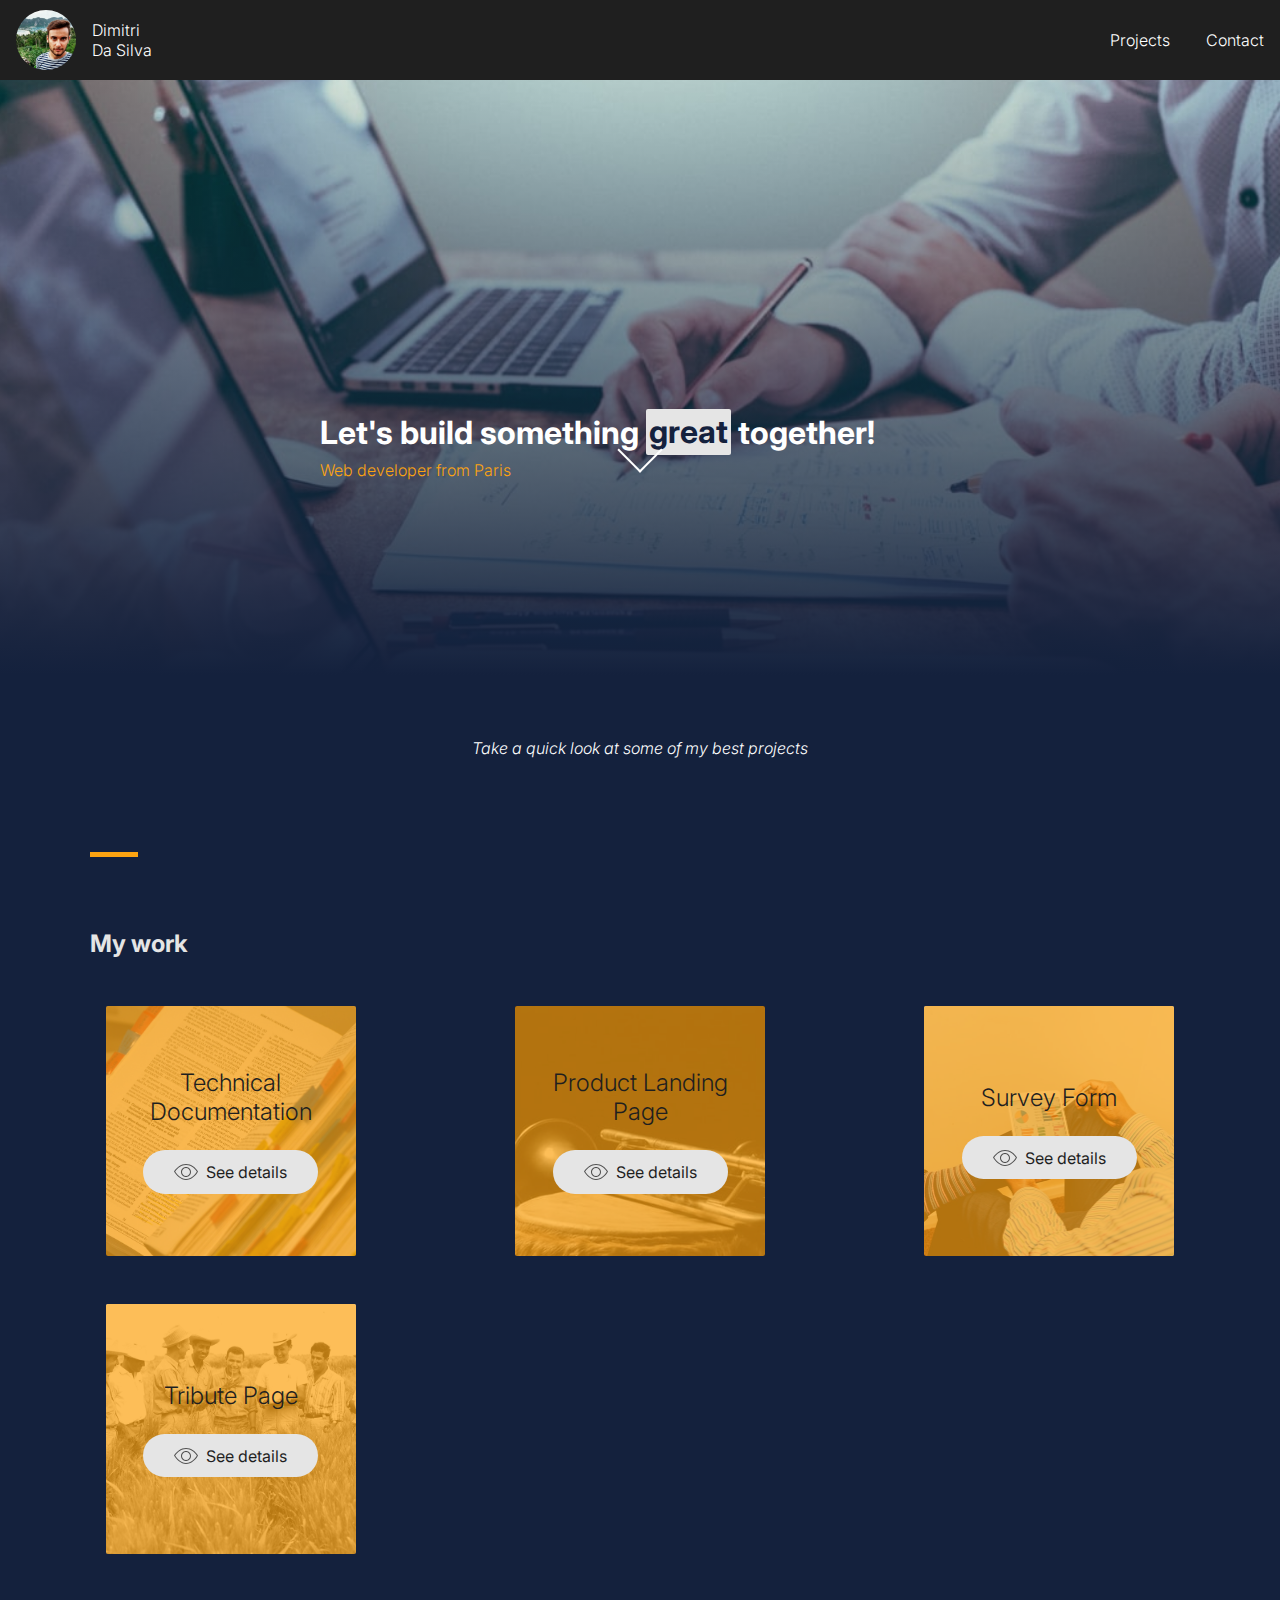
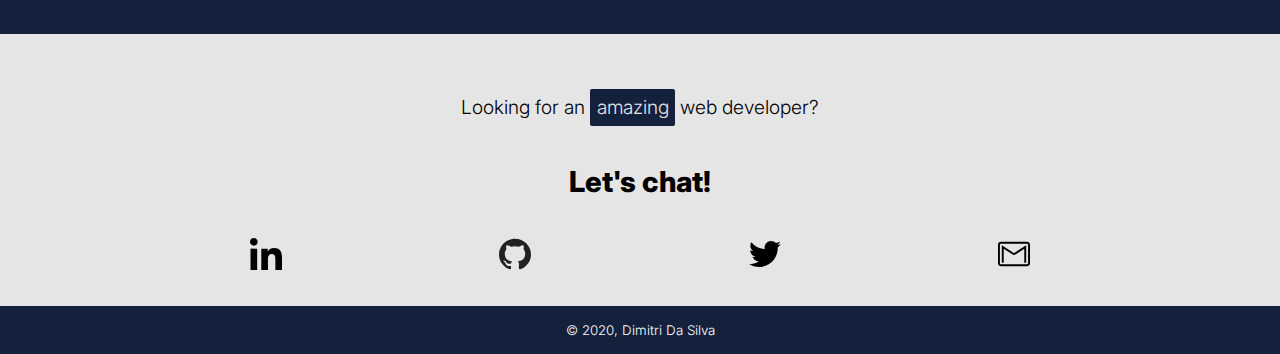
<file: index.html>
<!DOCTYPE html>
<html lang="en">
  <head>
    <meta charset="UTF-8" />
    <meta name="viewport" content="width=device-width, initial-scale=1.0" />
    <title>Dimitri Da Silva | Web developer - Home</title>
    <link rel="stylesheet" href="css/style.css" />
  </head>
  <body>
    <header>
      <div class="pic-header">
        <img
          class="pic-header__picture"
          src="img/profile-picture.jpg"
          alt="profile-picture"
        />
        <p class="pic-header__name">
          Dimitri <br />
          Da Silva
        </p>
      </div>

      <nav id="navbar" class="navbar">
        <ul class="navbar__menu">
          <li class="navbar__item">
            <a class="navbar__link" href="#projects__id">Projects</a>
          </li>
          <li class="navbar__item">
            <a class="navbar__link" href="#contact">Contact</a>
          </li>
        </ul>
      </nav>
    </header>

    <main>
      <section id="welcome-section" class="hero">
        <img
          src="img/background-image.jpg"
          alt="two-person-speaking-over-computers"
          class="hero__background-picture"
        />
        <h1 class="hero__title">
          Let's build something
          <span class="hero_title--yellow">great</span> together!
        </h1>
        <p class="hero__description">Web developer from Paris</p>
      </section>
      <section class="transition">
        <p class="transition__text">
          Take a quick look at some of my best projects
        </p>
        <div class="transition__arrow-down"></div>
      </section>

      <section id="projects" class="projects">
        <h2 class="projects__header">
          <span class="anchor" id="projects__id"> &nbsp; </span>
          My work
        </h2>
        <div class="project-tile">
          <div class="projects__item">
            <div class="projects__background">
              <img
                src="img/manual.jpg"
                alt="manual-opened"
                class="projects__background-img"
              />
              <div class="projects__background-color"></div>
            </div>
            <div class="projects__content">
              <div class="projects__highlight">
                <h2 class="projects__title" class="projects-title">
                  Technical Documentation
                </h2>
                <button class="projects__button">
                  <!-- with JS have background content -->
                  <span class="projects__button-icon"></span>
                  See details
                </button>
              </div>
              <div class="projects__details">
                <p class="projects__description">
                  Javascript's technical documentation made for freeCodeCamp's
                  Responsive Web Design Certification
                </p>
                <a
                  href="https://dimitridasilva.github.io/FCC-Technical-Documentation-Page.github.io/"
                  target="_blank"
                  rel="noopener noreferrer"
                  ><img
                    src="img/external-logo-icon.svg"
                    alt="external-logo-icon"
                    class="projects__icons"
                /></a>
                <a
                  href="https://github.com/DimitriDaSilva/FCC-Technical-Documentation-Page.github.io"
                  target="_blank"
                  rel="noopener noreferrer"
                  ><img
                    src="img/gituhub-logo.svg"
                    alt="gituhub-logo"
                    class="projects__icons"
                /></a>
              </div>
            </div>
          </div>
          <div class="projects__item">
            <div class="projects__background">
              <img
                src="img/trumpet-image.jpg"
                alt="trumpet-image"
                class="projects__background-img"
              />
              <div class="projects__background-color"></div>
            </div>
            <div class="projects__content">
              <div class="projects__highlight">
                <h2 class="projects__title" class="projects-title">
                  Product Landing Page
                </h2>
                <button class="projects__button">
                  <!-- with JS have background content -->
                  <span class="projects__button-icon"></span>
                  See details
                </button>
              </div>
              <div class="projects__details">
                <p class="projects__description">
                  Javascript's technical documentation made for freeCodeCamp's
                  Responsive Web Design Certification
                </p>
                <a
                  href="https://dimitridasilva.github.io/FCC-Technical-Documentation-Page.github.io/"
                  target="_blank"
                  rel="noopener noreferrer"
                  ><img
                    src="img/external-logo-icon.svg"
                    alt="external-logo-icon"
                    class="projects__icons"
                /></a>
                <a
                  href="https://github.com/DimitriDaSilva/FCC-Technical-Documentation-Page.github.io"
                  target="_blank"
                  rel="noopener noreferrer"
                  ><img
                    src="img/gituhub-logo.svg"
                    alt="gituhub-logo"
                    class="projects__icons"
                /></a>
              </div>
            </div>
          </div>
          <div class="projects__item">
            <div class="projects__background">
              <img
                src="img/survey.jpg"
                alt="man-with-a-table"
                class="projects__background-img"
              />
              <div class="projects__background-color"></div>
            </div>
            <div class="projects__content">
              <div class="projects__highlight">
                <h2 class="projects__title" class="projects-title">
                  Survey Form
                </h2>
                <button class="projects__button">
                  <!-- with JS have background content -->
                  <span class="projects__button-icon"></span>
                  See details
                </button>
              </div>
              <div class="projects__details">
                <p class="projects__description">
                  Javascript's technical documentation made for freeCodeCamp's
                  Responsive Web Design Certification
                </p>
                <a
                  href="https://dimitridasilva.github.io/FCC-Technical-Documentation-Page.github.io/"
                  target="_blank"
                  rel="noopener noreferrer"
                  ><img
                    src="img/external-logo-icon.svg"
                    alt="external-logo-icon"
                    class="projects__icons"
                /></a>
                <a
                  href="https://github.com/DimitriDaSilva/FCC-Technical-Documentation-Page.github.io"
                  target="_blank"
                  rel="noopener noreferrer"
                  ><img
                    src="img/gituhub-logo.svg"
                    alt="gituhub-logo"
                    class="projects__icons"
                /></a>
              </div>
            </div>
          </div>
          <div class="projects__item">
            <div class="projects__background">
              <img
                src="img/tribute.jpg"
                alt="eight-men-standing-in-a-wheat-field"
                class="projects__background-img"
              />
              <div class="projects__background-color"></div>
            </div>
            <div class="projects__content">
              <div class="projects__highlight">
                <h2 class="projects__title" class="projects-title">
                  Tribute Page
                </h2>
                <button class="projects__button">
                  <!-- with JS have background content -->
                  <span class="projects__button-icon"></span>
                  See details
                </button>
              </div>
              <div class="projects__details">
                <p class="projects__description">
                  Javascript's technical documentation made for freeCodeCamp's
                  Responsive Web Design Certification
                </p>
                <a
                  href="https://dimitridasilva.github.io/FCC-Technical-Documentation-Page.github.io/"
                  target="_blank"
                  rel="noopener noreferrer"
                  ><img
                    src="img/external-logo-icon.svg"
                    alt="external-logo-icon"
                    class="projects__icons"
                /></a>
                <a
                  href="https://github.com/DimitriDaSilva/FCC-Technical-Documentation-Page.github.io"
                  target="_blank"
                  rel="noopener noreferrer"
                  ><img
                    src="img/gituhub-logo.svg"
                    alt="gituhub-logo"
                    class="projects__icons"
                /></a>
              </div>
            </div>
          </div>
        </div>
      </section>

      <section class="contact">
        <span class="anchor" id="contact"> &nbsp; </span>
        <div class="contact__text">
          <p class="contact__question">
            Looking for an <span>amazing</span> web developer?
          </p>
          <!-- here a rotation of adjectives amazing, creative, hard working, etc. -->
          <p class="contact__chat">Let's chat!</p>
        </div>
        <div class="contact__links">
          <a
            href="https://www.linkedin.com/in/dimitri-da-silva/"
            target="_blank"
            rel="noopener noreferrer"
            ><img
              src="img/linkedin-logo.svg"
              alt="linkedin-logo"
              class="contact__icons"
              id="linkedin-logo"
          /></a>
          <a
            href="https://github.com/DimitriDaSilva"
            target="_blank"
            rel="noopener noreferrer"
            id="profile-link"
            ><img
              src="img/gituhub-logo.svg"
              alt="gituhub-logo"
              class="contact__icons"
              id="github-logo"
          /></a>
          <a
            href="https://twitter.com/dimtri_ds"
            target="_blank"
            rel="noopener noreferrer"
            ><img
              src="img/twitter-logo.svg"
              alt="twitter-logo"
              class="contact__icons"
              id="twitter-logo"
          /></a>
          <a
            href="mailto:dimitri.gomes.da.silva@gmail.com"
            target="_blank"
            rel="noopener noreferrer"
            ><img
              src="img/gmail-logo.svg"
              alt="twitter-logo"
              class="contact__icons"
              id="gmail-logo"
            /><!-- For this anchor it would be nice to have that https://codepen.io/eclarrrk/pen/ZZywZv --></a
          >
        </div>
      </section>
    </main>
    <footer class="footer">
      &copy 2020, Dimitri Da Silva
    </footer>
    <script src="https://cdn.freecodecamp.org/testable-projects-fcc/v1/bundle.js"></script>
  </body>
</html>
</file>
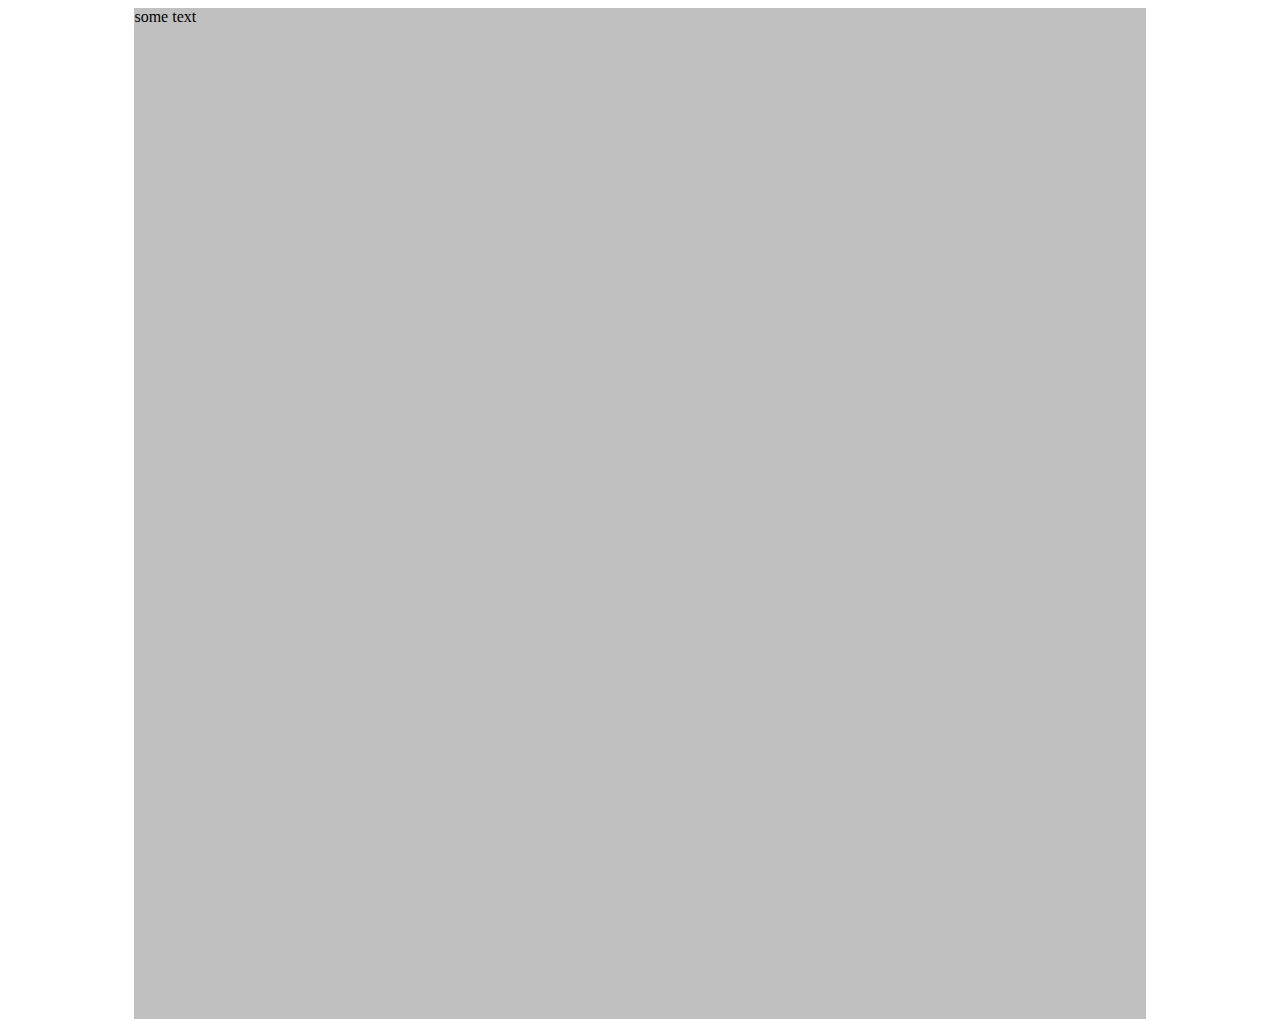
<file: index2.html>
<!DOCTYPE html>
<html lang="en">
  <head>
    <meta charset="UTF-8" />
    <meta name="viewport" content="width=device-width, initial-scale=1.0" />
    <title>Document</title>
    <style>
      body {
        display: flex;
        justify-content: center;
      }

      #container {
        display: inline-block;
        position: relative;
        width: 80%;
      }

      #dummy {
        margin-top: 100%;
        /* 4:3 aspect ratio */
      }

      #element {
        position: absolute;
        top: 0;
        bottom: 0;
        left: 0;
        right: 0;
        background-color: silver; /* show me! */
      }
    </style>
  </head>
  <body>
    <div id="container">
      <div id="dummy"></div>
      <div id="element">
        some text
      </div>
    </div>
  </body>
</html>
</file>
<file: css/style.css>
@import url(https://fonts.googleapis.com/css2?family=Inter:wght@300;800&display=swap);

*,
*::before,
*::after {
  box-sizing: border-box;
}

:root {
  --darkest-color: #1f1f1f;
  --dark-color: #14213d;
  --flashy-color: #fca311;
  --light-color: #e5e5e5;
  --lightest-color: #fff;
}

body {
  margin: 0;
  font-family: "Inter", sans-serif;
  font-weight: 300;
}

header {
  position: fixed;
  left: 0;
  top: 0;
  height: 80px;
  width: 100%;
  background: var(--darkest-color);
  display: flex;
  align-items: center;
  justify-content: space-between;
  z-index: 3;
}

.pic-header {
  display: flex;
  align-items: center;
}

.pic-header__picture {
  object-fit: cover;
  border-radius: 50%;
  height: 60px;
  width: 60px;
  margin: 2rem 1rem;
}

.pic-header__name {
  color: #fff;
}

.navbar__menu {
  list-style-type: none;
  padding: 0;
  /* float: right; */
}

.navbar__item {
  display: inline;
  margin: 0 1rem;
}

.navbar__link {
  text-decoration: none;
  color: #fff;
}

.navbar__link:hover {
  color: var(--flashy-color);
}

.navbar__link:hover::before {
  content: "";
  position: absolute;
  background: var(--flashy-color);
  width: 1.5rem;
  height: 0.05rem;
  margin-top: 1.2rem;
}

.anchor {
  margin-top: -80px;
  padding-bottom: 80px;
  display: block;
}

.hero {
  position: relative;
  height: 100vh;
  background: var(--dark-color);
  background: linear-gradient(
    0deg,
    var(--dark-color) 25%,
    rgba(0, 0, 0, 0) 100%
  );
  display: flex;
  align-items: center;
  justify-content: center;
  flex-direction: column;
}

.hero__background-picture {
  position: absolute;
  top: 0;
  left: 0;
  object-fit: cover;
  width: 100%;
  height: 100%;
  z-index: -1;
}

.hero__title {
  width: 50%;
  font-size: xx-large;
  color: var(--lightest-color);
  margin: 0;
}

.hero span {
  background: var(--light-color);
  color: var(--dark-color);
  padding: 0.2rem;
  border-radius: 2px;
}

.hero__description {
  width: 50%;
  color: var(--flashy-color);
  margin: 0.5rem 0;
}

.transition__text {
  width: 100%;
  margin: 0 auto;
  text-align: center;
  position: absolute;
  top: 82%;
  color: var(--lightest-color);
  font-style: italic;
  padding: 0 0.5rem;
}

.transition__arrow-down {
  width: 100%;
  margin: 0 auto;
  text-align: center;
}

.transition__arrow-down::after {
  content: "";
  width: 2rem;
  height: 2rem;
  position: absolute;
  margin: auto;
  top: 0;
  right: 0;
  bottom: 0;
  left: 0;
  border-right: 2px solid #fff;
  border-bottom: 2px solid #fff;
  -webkit-transform: rotate(45deg);
  transform: rotate(45deg);
  -webkit-animation: 3s arrow infinite ease;
  animation: 3s arrow infinite ease;
}

@-webkit-keyframes arrow {
  0%,
  100% {
    top: 75%;
  }
  50% {
    top: 85%;
  }
}
@keyframes arrow {
  0%,
  100% {
    top: 75%;
  }
  50% {
    top: 85%;
  }
}

.projects {
  padding: 0 7% 2rem;
  background: var(--dark-color);
}

.projects__header {
  margin: 0;
  color: var(--light-color);
  margin-bottom: 3rem;
}

.projects__header::before {
  content: "";
  position: absolute;
  background: var(--flashy-color);
  width: 3rem;
  height: 0.3rem;
  margin-top: 2rem;
}

.project-tile {
  display: block;
}

.projects__item {
  margin-bottom: 3rem;
}

.projects__background-color {
  background: var(--flashy-color);
  opacity: 0.7;
  width: 86vw;

  height: 86vw;
  z-index: 1;
  border-radius: 2px;
  position: absolute;
}

.projects__background-img {
  object-fit: cover;
  width: 86vw;
  height: 86vw;

  position: absolute;
  z-index: 0;
  border-radius: 2px;
}

.projects__content {
  z-index: 2;
  width: 86vw;

  height: 86vw;
  display: flex;
  justify-content: center;
  align-items: center;
  margin: 0;
  padding: 0;
}

.projects__highlight {
  display: flex;
  flex-direction: column;
  justify-content: center;
  align-items: center;
  width: inherit;
  height: inherit;
  z-index: 2;
}

.projects__title {
  color: var(--darkest-color);
  font-weight: 300;
  margin: 0;
  padding: 0 1rem;
  text-align: center;
}

.projects__button {
  background-color: var(--light-color);
  border: none;
  border-radius: 50px;
  width: 70%;
  color: var(--darkest-color);
  padding: 0.6rem 1rem;
  cursor: pointer;
  margin-top: 1.5rem;
  font-size: 16px;
  font-family: "Inter", sans-serif;
  display: flex;
  align-items: center;
  justify-content: center;
}

.projects__button-icon {
  background: url([data-uri]);
  filter: invert(27%) sepia(0%) saturate(4089%) hue-rotate(28deg)
    brightness(84%) contrast(69%);
  float: left;
  width: 24px;
  height: 24px;
  margin-right: 8px;
}

.projects__button:focus {
  .projects__highlight {
    display: none;
  }
}

.projects__description,
.projects__icons {
  display: none;
}

.contact {
  background-color: var(--light-color);
  padding: 2rem;
}

.contact__text {
  text-align: center;
  font-size: larger;
}

.contact__question span {
  background: var(--dark-color);
  color: var(--light-color);
  padding: 0.4rem;
  border-radius: 2px;
}

.contact__question {
  margin: 0.2rem 0 0;
  line-height: 2.3rem;
}

.contact__chat {
  font-size: 1.8rem;
  font-weight: 800;
  padding: 0.6rem 0;
}

.contact__links {
  display: flex;
  justify-content: space-evenly;
  align-items: center;
}

.contact__icons {
  height: 2rem;
}

#linkedin-logo:hover {
  filter: invert(14%) sepia(96%) saturate(3340%) hue-rotate(186deg)
    brightness(102%) contrast(101%);
}

#github-logo:hover {
  filter: invert(88%) sepia(3%) saturate(3061%) hue-rotate(332deg)
    brightness(91%) contrast(111%);
}

#twitter-logo:hover {
  filter: invert(68%) sepia(55%) saturate(2786%) hue-rotate(179deg)
    brightness(98%) contrast(91%);
}

#gmail-logo:hover {
  filter: invert(46%) sepia(27%) saturate(2437%) hue-rotate(327deg)
    brightness(81%) contrast(107%);
}

.footer {
  background: var(--dark-color);
  color: white;
  padding: 1rem 0;
  text-align: center;
  font-size: smaller;
  z-index: -1;
  position: relative;
}

@media (min-width: 670px) {
  .project-tile {
    display: flex;
    flex-wrap: wrap;
    justify-content: space-between;
  }

  .projects__item {
    padding: 0 1rem;
  }

  .projects__background-color {
    width: 250px;
    height: 250px;
  }

  .projects__background-img {
    width: 250px;
    height: 250px;
  }

  .projects__content {
    width: 250px;
    height: 250px;
  }
}
</file>
